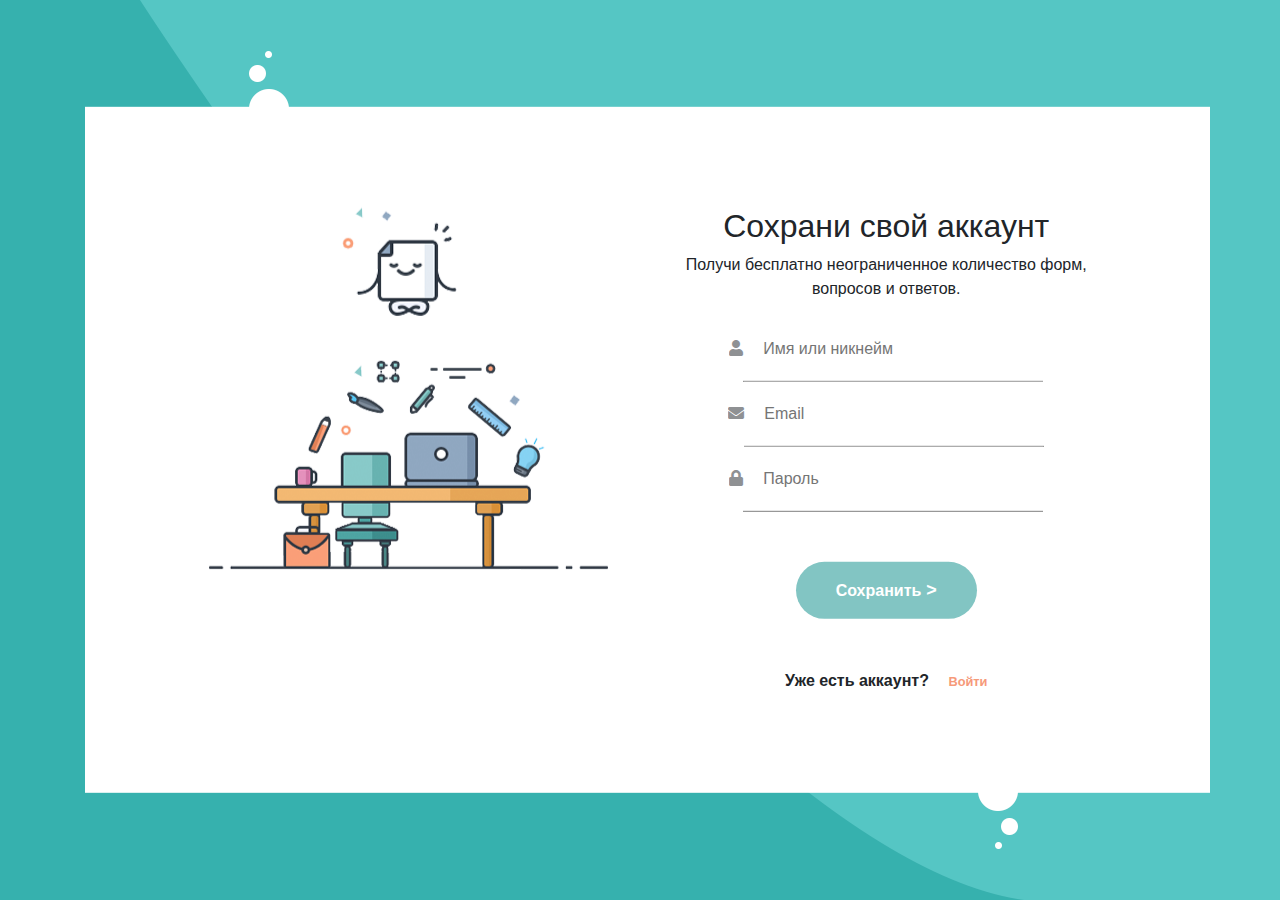
<file: index.html>
<!DOCTYPE html>
<html lang="en">
<head>
    <meta charset="UTF-8">
    <meta name="viewport" content="width=device-width, initial-scale=1.0">
    <meta http-equiv="X-UA-Compatible" content="ie=edge">
    <title>Document</title>
    <link rel="stylesheet" href="https://use.fontawesome.com/releases/v5.7.2/css/all.css">
    <link rel="stylesheet" href="css/bootstrap.min.css">
    <link rel="stylesheet" href="css/style.css">
</head>
<body>
    
    <section class="account container">
            <div class="form-container">
                <div class="row">
                    <div class="col-lg-6">
                        <div class="form-image">
                            <img src="/img/form-image.png" alt="Изображение формы">
                        </div>
                    </div>
                    <div class="col-lg-6">
                        <form action="thanks.html" class="form" id="form">
                            <h2>Сохрани свой аккаунт</h2>
                            <p>Получи бесплатно неограниченное количество форм, вопросов и ответов.</p>
                                <div class="form-container_input">
                                    <i class="fas fa-user"></i><input type="text" name="name" placeholder="Имя или никнейм">
                                </div>
                                <div class="form-container_input">
                                    <i class="fas fa-envelope"></i><input type="email" name="email" placeholder="Email">
                                </div>
                                <div class="form-container_input">
                                    <i class="fas fa-lock"></i><input type="password" name="password" placeholder="Пароль">
                                </div>
                                <button class="button" type="submit">Сохранить</button>
                                <span> Уже есть аккаунт? <small>Войти</small></span>
                        </form>
                    </div>
                </div>
            </div>
    </section>

    <!-- Optional JavaScript -->
    <!-- jQuery first, then Popper.js, then Bootstrap JS -->
    <script src="js/jquery-1.12.4.min.js"></script>
    <script src="js/jquery.validate.min.js"></script>
    <script>
        $('#form').validate({
            rules: {
                name: {
                    required: true,
                    minlenght: 2
                },
                email: {
                    required: true,
                    minlenght: 3,
                    email: true
                }, 
                password: {
                    required: true,
                    minlenght: 6,
                },
                messages: {
                    name: {
                        required: "Введите имя!",
                        minlenght: "Длинна не менее 2 символов"
                    },
                    email: {
                        required: "Введите email!",
                        minlenght: "Длинна не менее 3 символов"
                    }, 
                    password: {
                        required: "Введите пароль!",
                        minlenght: "Длинна не менее 6 символов"
                    }
                }
            }
        });
    </script>
</body>
</html>
</file>
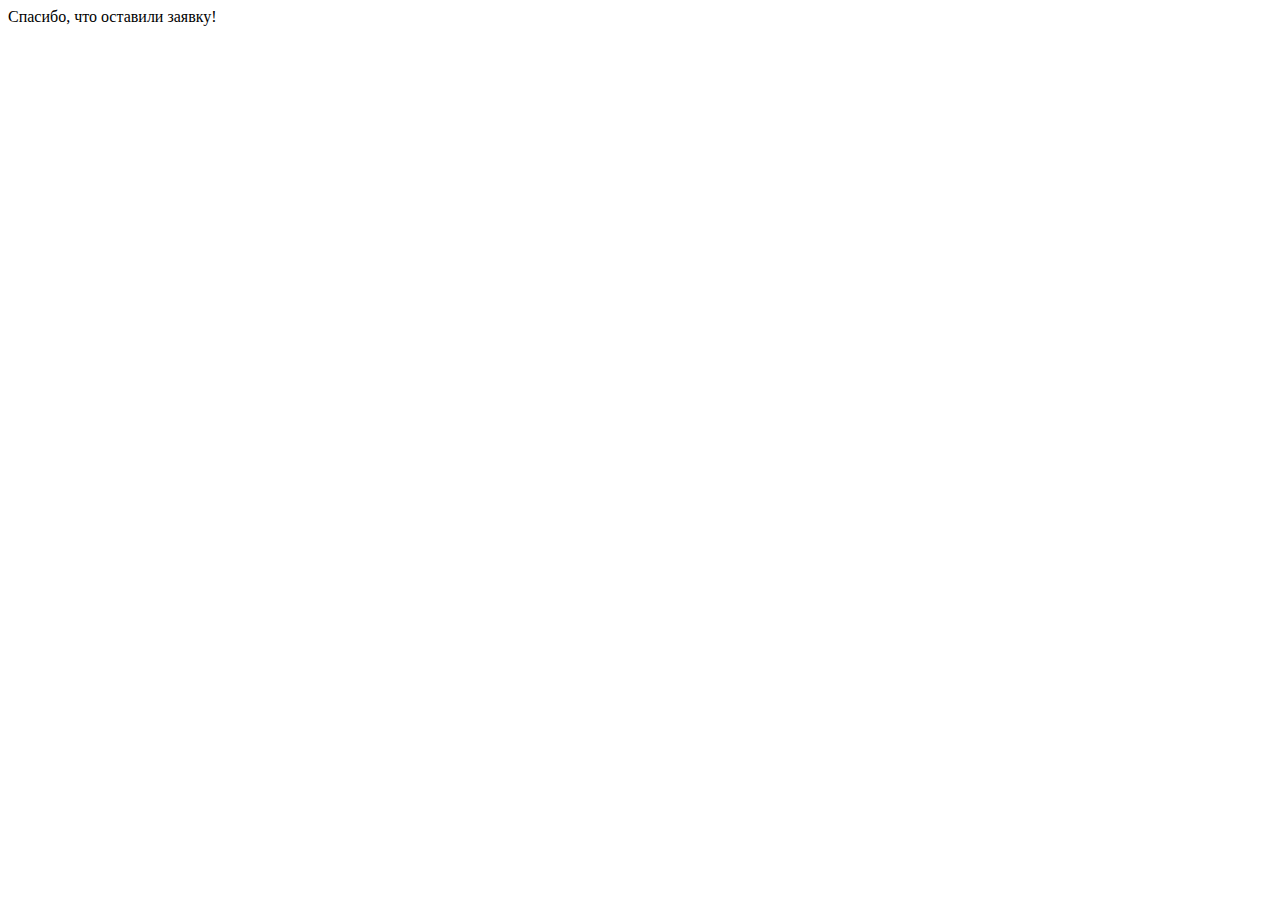
<file: thanks.html>
<!DOCTYPE html>
<html lang="en">
<head>
    <meta charset="UTF-8">
    <meta name="viewport" content="width=device-width, initial-scale=1.0">
    <meta http-equiv="X-UA-Compatible" content="ie=edge">
    <title>Спасибо, что оставили заявку</title>
</head>
<body>
    Спасибо, что оставили заявку!
</body>
</html>
</file>
<file: css/style.css>
/* Import _misc */
/* Color scheme */
/* Fonts */
@font-face {
  font-family: '';
  src: url("../fonts/");
  src: url("../fonts/") format("embedded-opentype"), url("../fonts/") format("woff2"), url("../fonts/") format("woff"), url("../fonts/") format("truetype"), url("../fonts/") format("svg");
  font-weight: bold;
  font-style: normal;
}

/* Fonts mixin */
/* Base settings */
* {
  -webkit-box-sizing: border-box;
          box-sizing: border-box;
}

body {
  margin: 0;
  padding: 0;
  background: url("/img/background-image.png") no-repeat center center;
  background-size: cover;
}

button, button:active, input, input:active {
  outline: none;
}

/* Main styles */
.account {
  position: relative;
  height: 100vh;
}

.form-container {
  text-align: center;
  position: absolute;
  top: 50%;
  -webkit-transform: translateY(-50%);
          transform: translateY(-50%);
  background: #fff;
  margin: 0 auto;
  padding: 100px;
}

.form-container_input i {
  opacity: .5;
}

.form-container_input input {
  padding: 20px;
  width: 300px;
  border: none;
  border-bottom: 1px solid grey;
}

.form button {
  font-weight: bold;
  margin-top: 50px;
  background: #82c5c3;
  color: #ffffff;
  padding: 15px 40px;
  border: none;
  border-radius: 30px;
}

.form button:after {
  content: '>';
  font-weight: bold;
  margin-left: 5px;
  font-size: 18px;
}

.form span {
  display: block;
  margin-top: 50px;
  font-weight: bold;
}

.form small {
  color: #f69a7a;
  font-weight: bold;
  margin-left: 15px;
}
/*# sourceMappingURL=style.css.map */
</file>
